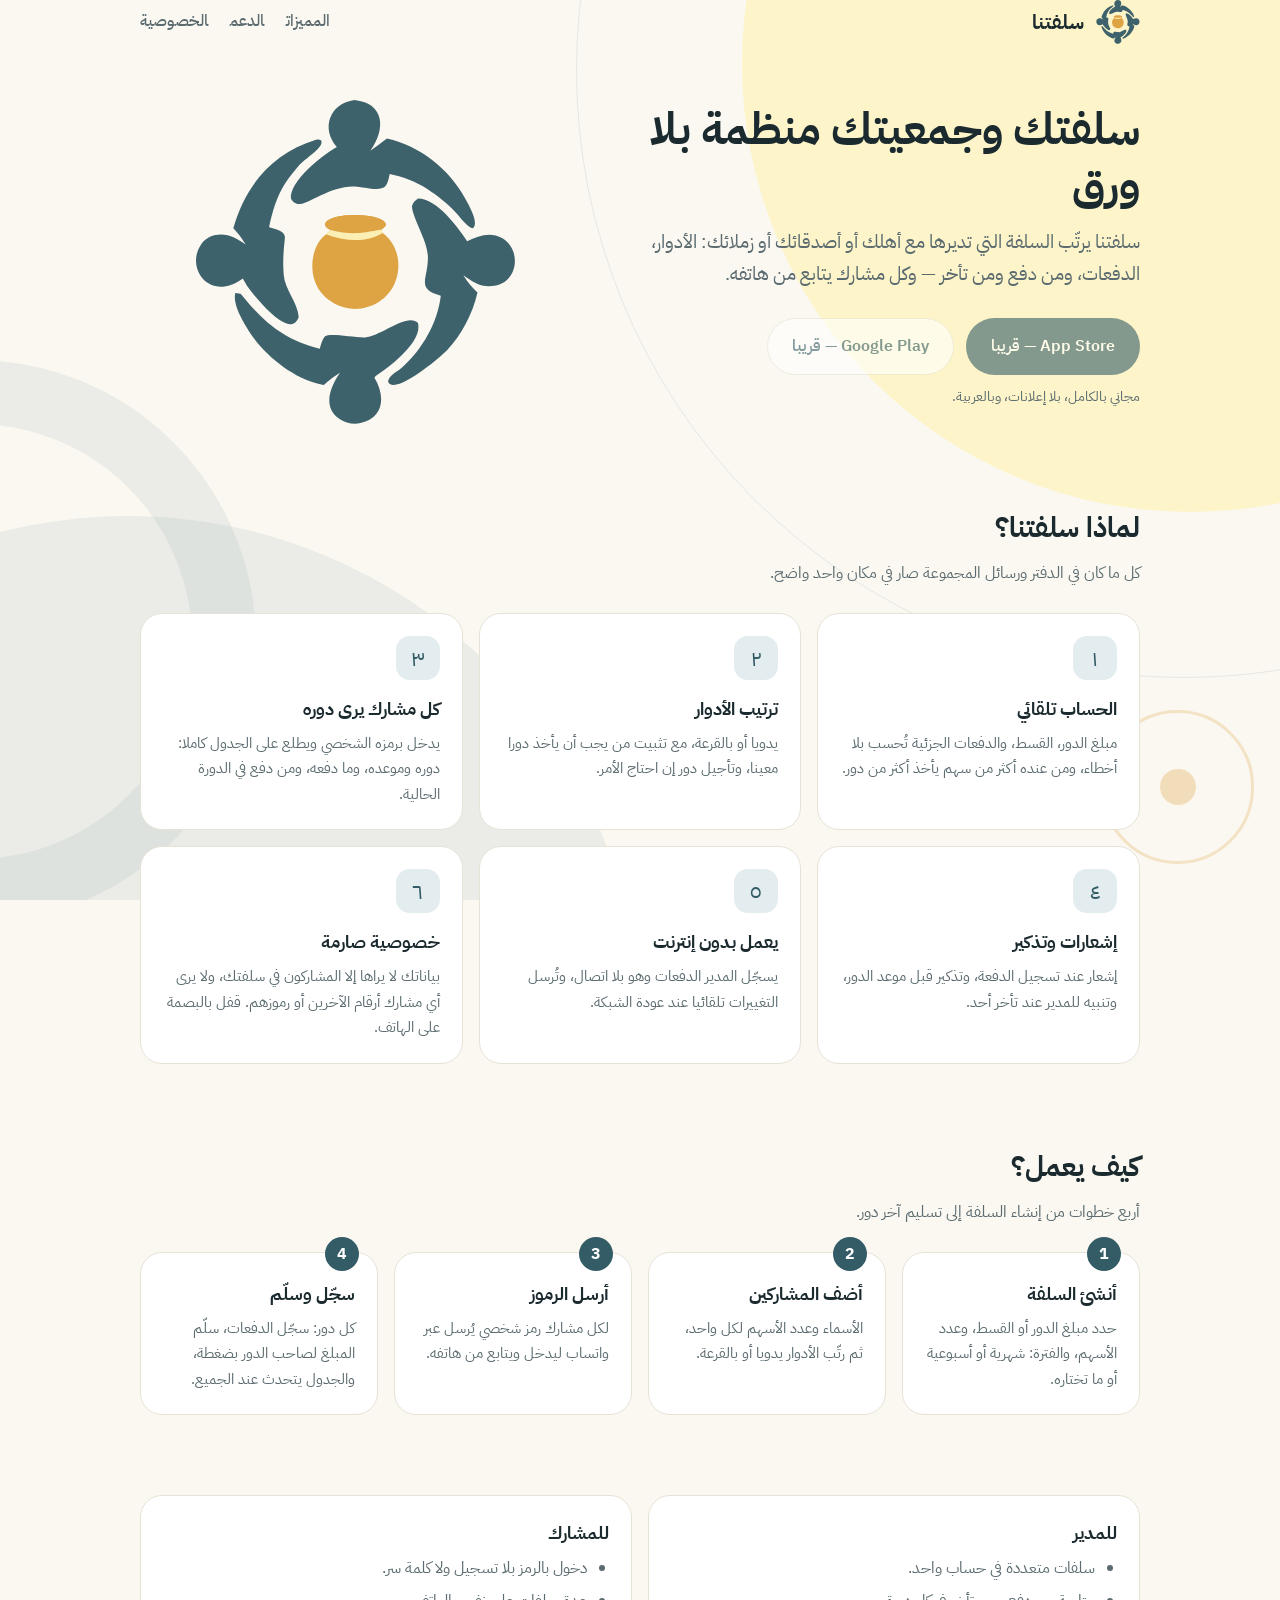
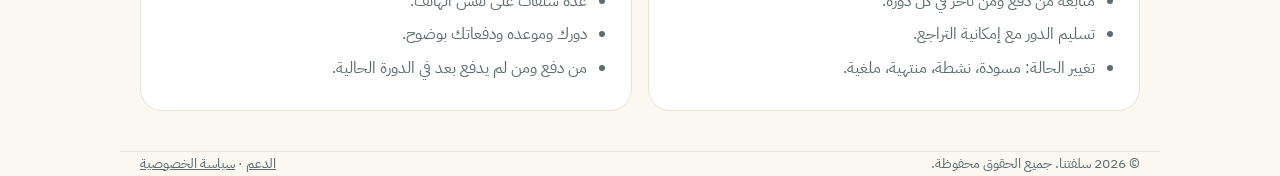
<file: index.html>
<!doctype html><html lang="ar" dir="rtl"><head><meta charset="utf-8"><meta name="viewport" content="width=device-width,initial-scale=1"><link rel="icon" href="icon.png"><link rel="preconnect" href="https://fonts.googleapis.com"><link href="https://fonts.googleapis.com/css2?family=IBM+Plex+Sans+Arabic:wght@400;500;600;700&display=swap" rel="stylesheet"><link rel="stylesheet" href="style.css"><title>سلفتنا — سلفتك وجمعيتك منظمة بلا ورق</title><meta name="description" content="سلفتنا يرتّب السلفة (الجمعية) مع أهلك وأصدقائك: ترتيب الأدوار، تسجيل الدفعات، وكل مشارك يعرف دوره ومن دفع."><meta property="og:title" content="سلفتنا"><meta property="og:description" content="سلفتك وجمعيتك منظمة بلا ورق."><meta property="og:image" content="icon.png"></head><body><div class="canvas"><span class="c1"></span><span class="c2"></span><span class="c3"></span><span class="c4"></span><span class="c5"></span><span class="c6"></span></div><header class="wrap"><a class="brand" href="index.html"><img src="logo.svg" alt="شعار سلفتنا">سلفتنا</a><nav><a href="index.html#features">المميزات</a><a href="support.html">الدعم</a><a href="privacy.html">الخصوصية</a></nav></header>
<main class="wrap">
<section class="hero"><div><h1>سلفتك وجمعيتك منظمة بلا ورق</h1><p class="lead">سلفتنا يرتّب السلفة التي تديرها مع أهلك أو أصدقائك أو زملائك: الأدوار، الدفعات، ومن دفع ومن تأخر — وكل مشارك يتابع من هاتفه.</p><div class="btns"><a class="btn primary soon" id="ios" href="#" aria-disabled="true">App Store — قريبا</a><a class="btn secondary soon" id="android" href="#" aria-disabled="true">Google Play — قريبا</a></div><p class="note">مجاني بالكامل، بلا إعلانات، وبالعربية.</p></div><div><img class="logo-big" src="logo.svg" alt="شعار سلفتنا"></div></section>

<section id="features"><h2>لماذا سلفتنا؟</h2><p class="sub">كل ما كان في الدفتر ورسائل المجموعة صار في مكان واحد واضح.</p>
<div class="grid">
<div class="card"><div class="ic">١</div><h3>الحساب تلقائي</h3><p>مبلغ الدور، القسط، والدفعات الجزئية تُحسب بلا أخطاء، ومن عنده أكثر من سهم يأخذ أكثر من دور.</p></div>
<div class="card"><div class="ic">٢</div><h3>ترتيب الأدوار</h3><p>يدويا أو بالقرعة، مع تثبيت من يجب أن يأخذ دورا معينا، وتأجيل دور إن احتاج الأمر.</p></div>
<div class="card"><div class="ic">٣</div><h3>كل مشارك يرى دوره</h3><p>يدخل برمزه الشخصي ويطلع على الجدول كاملا: دوره وموعده، وما دفعه، ومن دفع في الدورة الحالية.</p></div>
<div class="card"><div class="ic">٤</div><h3>إشعارات وتذكير</h3><p>إشعار عند تسجيل الدفعة، وتذكير قبل موعد الدور، وتنبيه للمدير عند تأخر أحد.</p></div>
<div class="card"><div class="ic">٥</div><h3>يعمل بدون إنترنت</h3><p>يسجّل المدير الدفعات وهو بلا اتصال، وتُرسل التغييرات تلقائيا عند عودة الشبكة.</p></div>
<div class="card"><div class="ic">٦</div><h3>خصوصية صارمة</h3><p>بياناتك لا يراها إلا المشاركون في سلفتك، ولا يرى أي مشارك أرقام الآخرين أو رموزهم. قفل بالبصمة على الهاتف.</p></div>
</div></section>

<section><h2>كيف يعمل؟</h2><p class="sub">أربع خطوات من إنشاء السلفة إلى تسليم آخر دور.</p>
<div class="steps">
<div class="card"><h3>أنشئ السلفة</h3><p>حدد مبلغ الدور أو القسط، وعدد الأسهم، والفترة: شهرية أو أسبوعية أو ما تختاره.</p></div>
<div class="card"><h3>أضف المشاركين</h3><p>الأسماء وعدد الأسهم لكل واحد، ثم رتّب الأدوار يدويا أو بالقرعة.</p></div>
<div class="card"><h3>أرسل الرموز</h3><p>لكل مشارك رمز شخصي يُرسل عبر واتساب ليدخل ويتابع من هاتفه.</p></div>
<div class="card"><h3>سجّل وسلّم</h3><p>كل دور: سجّل الدفعات، سلّم المبلغ لصاحب الدور بضغطة، والجدول يتحدث عند الجميع.</p></div>
</div></section>

<section><div class="two">
<div class="card"><h3>للمدير</h3><ul class="list"><li>سلفات متعددة في حساب واحد.</li><li>متابعة من دفع ومن تأخر في كل دورة.</li><li>تسليم الدور مع إمكانية التراجع.</li><li>تغيير الحالة: مسودة، نشطة، منتهية، ملغية.</li></ul></div>
<div class="card"><h3>للمشارك</h3><ul class="list"><li>دخول بالرمز بلا تسجيل ولا كلمة سر.</li><li>عدة سلفات على نفس الهاتف.</li><li>دورك وموعده ودفعاتك بوضوح.</li><li>من دفع ومن لم يدفع بعد في الدورة الحالية.</li></ul></div>
</div></section>
</main><footer class="wrap"><span>© 2026 سلفتنا. جميع الحقوق محفوظة.</span><span><a href="support.html">الدعم</a> · <a href="privacy.html">سياسة الخصوصية</a></span></footer></body></html>
</file>
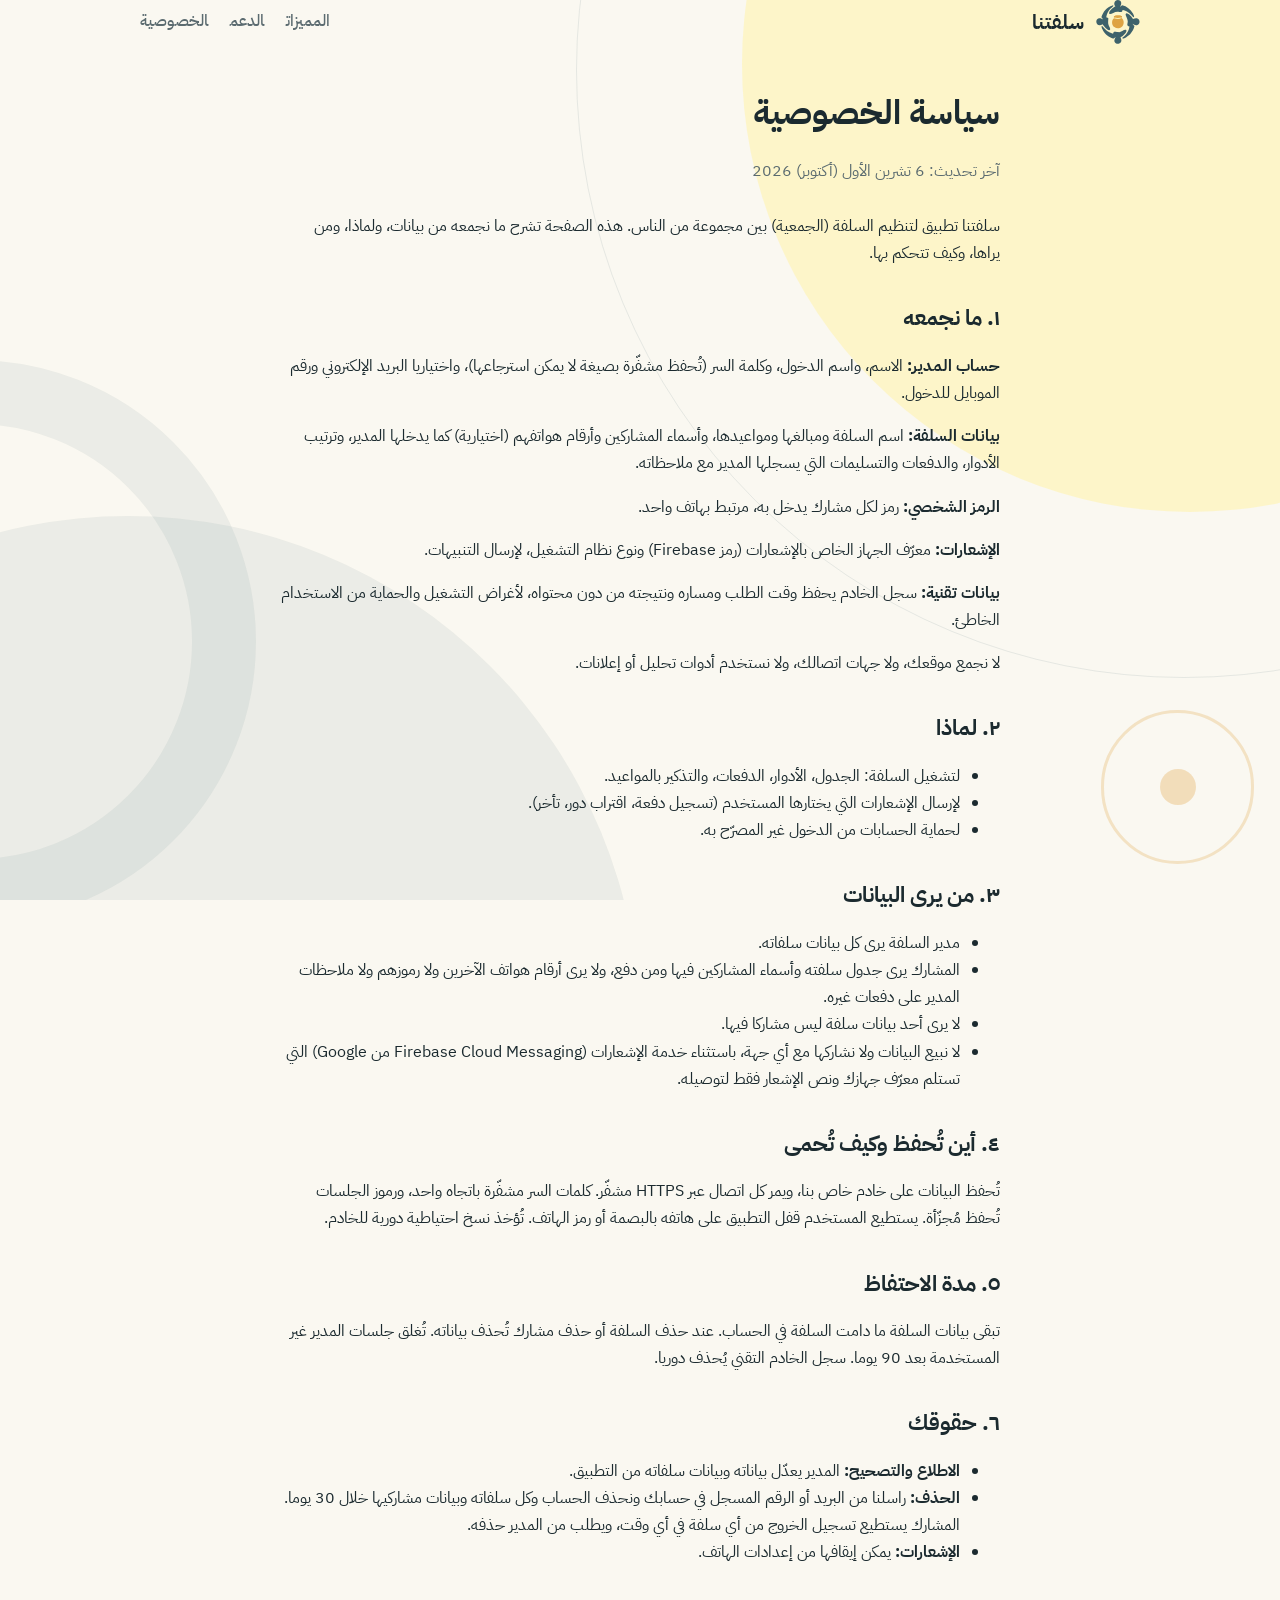
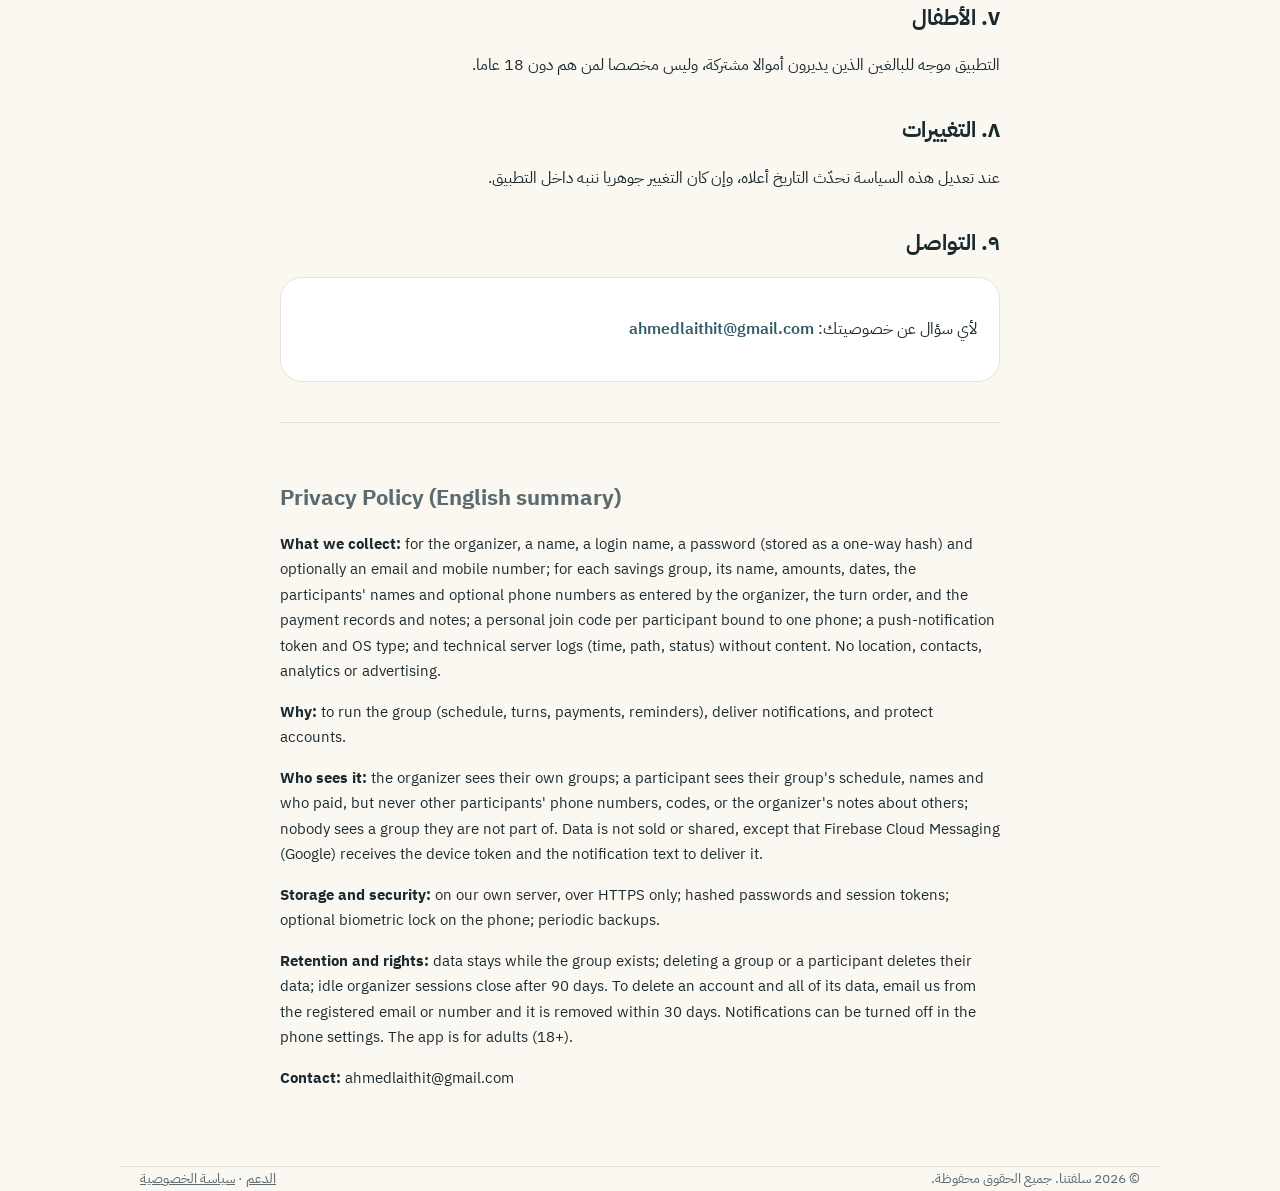
<file: privacy.html>
<!doctype html><html lang="ar" dir="rtl"><head><meta charset="utf-8"><meta name="viewport" content="width=device-width,initial-scale=1"><link rel="icon" href="icon.png"><link rel="preconnect" href="https://fonts.googleapis.com"><link href="https://fonts.googleapis.com/css2?family=IBM+Plex+Sans+Arabic:wght@400;500;600;700&display=swap" rel="stylesheet"><link rel="stylesheet" href="style.css"><title>سياسة الخصوصية — سلفتنا</title><meta name="description" content="ما يجمعه تطبيق سلفتنا من بيانات، ولماذا، ومن يراها."></head><body><div class="canvas"><span class="c1"></span><span class="c2"></span><span class="c3"></span><span class="c4"></span><span class="c5"></span><span class="c6"></span></div><header class="wrap"><a class="brand" href="index.html"><img src="logo.svg" alt="شعار سلفتنا">سلفتنا</a><nav><a href="index.html#features">المميزات</a><a href="support.html">الدعم</a><a href="privacy.html">الخصوصية</a></nav></header>
<main class="doc"><h1>سياسة الخصوصية</h1><p class="meta">آخر تحديث: 6 تشرين الأول (أكتوبر) 2026</p>
<p>سلفتنا تطبيق لتنظيم السلفة (الجمعية) بين مجموعة من الناس. هذه الصفحة تشرح ما نجمعه من بيانات، ولماذا، ومن يراها، وكيف تتحكم بها.</p>
<h2>١. ما نجمعه</h2>
<p><strong>حساب المدير:</strong> الاسم، واسم الدخول، وكلمة السر (تُحفظ مشفّرة بصيغة لا يمكن استرجاعها)، واختياريا البريد الإلكتروني ورقم الموبايل للدخول.</p>
<p><strong>بيانات السلفة:</strong> اسم السلفة ومبالغها ومواعيدها، وأسماء المشاركين وأرقام هواتفهم (اختيارية) كما يدخلها المدير، وترتيب الأدوار، والدفعات والتسليمات التي يسجلها المدير مع ملاحظاته.</p>
<p><strong>الرمز الشخصي:</strong> رمز لكل مشارك يدخل به، مرتبط بهاتف واحد.</p>
<p><strong>الإشعارات:</strong> معرّف الجهاز الخاص بالإشعارات (رمز Firebase) ونوع نظام التشغيل، لإرسال التنبيهات.</p>
<p><strong>بيانات تقنية:</strong> سجل الخادم يحفظ وقت الطلب ومساره ونتيجته من دون محتواه، لأغراض التشغيل والحماية من الاستخدام الخاطئ.</p>
<p>لا نجمع موقعك، ولا جهات اتصالك، ولا نستخدم أدوات تحليل أو إعلانات.</p>
<h2>٢. لماذا</h2>
<ul><li>لتشغيل السلفة: الجدول، الأدوار، الدفعات، والتذكير بالمواعيد.</li><li>لإرسال الإشعارات التي يختارها المستخدم (تسجيل دفعة، اقتراب دور، تأخر).</li><li>لحماية الحسابات من الدخول غير المصرّح به.</li></ul>
<h2>٣. من يرى البيانات</h2>
<ul><li>مدير السلفة يرى كل بيانات سلفاته.</li><li>المشارك يرى جدول سلفته وأسماء المشاركين فيها ومن دفع، ولا يرى أرقام هواتف الآخرين ولا رموزهم ولا ملاحظات المدير على دفعات غيره.</li><li>لا يرى أحد بيانات سلفة ليس مشاركا فيها.</li><li>لا نبيع البيانات ولا نشاركها مع أي جهة، باستثناء خدمة الإشعارات (Firebase Cloud Messaging من Google) التي تستلم معرّف جهازك ونص الإشعار فقط لتوصيله.</li></ul>
<h2>٤. أين تُحفظ وكيف تُحمى</h2>
<p>تُحفظ البيانات على خادم خاص بنا، ويمر كل اتصال عبر HTTPS مشفّر. كلمات السر مشفّرة باتجاه واحد، ورموز الجلسات تُحفظ مُجزّأة. يستطيع المستخدم قفل التطبيق على هاتفه بالبصمة أو رمز الهاتف. تُؤخذ نسخ احتياطية دورية للخادم.</p>
<h2>٥. مدة الاحتفاظ</h2>
<p>تبقى بيانات السلفة ما دامت السلفة في الحساب. عند حذف السلفة أو حذف مشارك تُحذف بياناته. تُغلق جلسات المدير غير المستخدمة بعد 90 يوما. سجل الخادم التقني يُحذف دوريا.</p>
<h2>٦. حقوقك</h2>
<ul><li><strong>الاطلاع والتصحيح:</strong> المدير يعدّل بياناته وبيانات سلفاته من التطبيق.</li><li><strong>الحذف:</strong> راسلنا من البريد أو الرقم المسجل في حسابك ونحذف الحساب وكل سلفاته وبيانات مشاركيها خلال 30 يوما. المشارك يستطيع تسجيل الخروج من أي سلفة في أي وقت، ويطلب من المدير حذفه.</li><li><strong>الإشعارات:</strong> يمكن إيقافها من إعدادات الهاتف.</li></ul>
<h2>٧. الأطفال</h2><p>التطبيق موجه للبالغين الذين يديرون أموالا مشتركة، وليس مخصصا لمن هم دون 18 عاما.</p>
<h2>٨. التغييرات</h2><p>عند تعديل هذه السياسة نحدّث التاريخ أعلاه، وإن كان التغيير جوهريا ننبه داخل التطبيق.</p>
<h2>٩. التواصل</h2><div class="contact"><p>لأي سؤال عن خصوصيتك: <a href="mailto:ahmedlaithit@gmail.com?subject=سلفتنا - الخصوصية">ahmedlaithit@gmail.com</a></p></div>
<div class="en"><h2>Privacy Policy (English summary)</h2>
<p><strong>What we collect:</strong> for the organizer, a name, a login name, a password (stored as a one-way hash) and optionally an email and mobile number; for each savings group, its name, amounts, dates, the participants' names and optional phone numbers as entered by the organizer, the turn order, and the payment records and notes; a personal join code per participant bound to one phone; a push-notification token and OS type; and technical server logs (time, path, status) without content. No location, contacts, analytics or advertising.</p>
<p><strong>Why:</strong> to run the group (schedule, turns, payments, reminders), deliver notifications, and protect accounts.</p>
<p><strong>Who sees it:</strong> the organizer sees their own groups; a participant sees their group's schedule, names and who paid, but never other participants' phone numbers, codes, or the organizer's notes about others; nobody sees a group they are not part of. Data is not sold or shared, except that Firebase Cloud Messaging (Google) receives the device token and the notification text to deliver it.</p>
<p><strong>Storage and security:</strong> on our own server, over HTTPS only; hashed passwords and session tokens; optional biometric lock on the phone; periodic backups.</p>
<p><strong>Retention and rights:</strong> data stays while the group exists; deleting a group or a participant deletes their data; idle organizer sessions close after 90 days. To delete an account and all of its data, email us from the registered email or number and it is removed within 30 days. Notifications can be turned off in the phone settings. The app is for adults (18+).</p>
<p><strong>Contact:</strong> ahmedlaithit@gmail.com</p></div>
</main><footer class="wrap"><span>© 2026 سلفتنا. جميع الحقوق محفوظة.</span><span><a href="support.html">الدعم</a> · <a href="privacy.html">سياسة الخصوصية</a></span></footer></body></html>
</file>
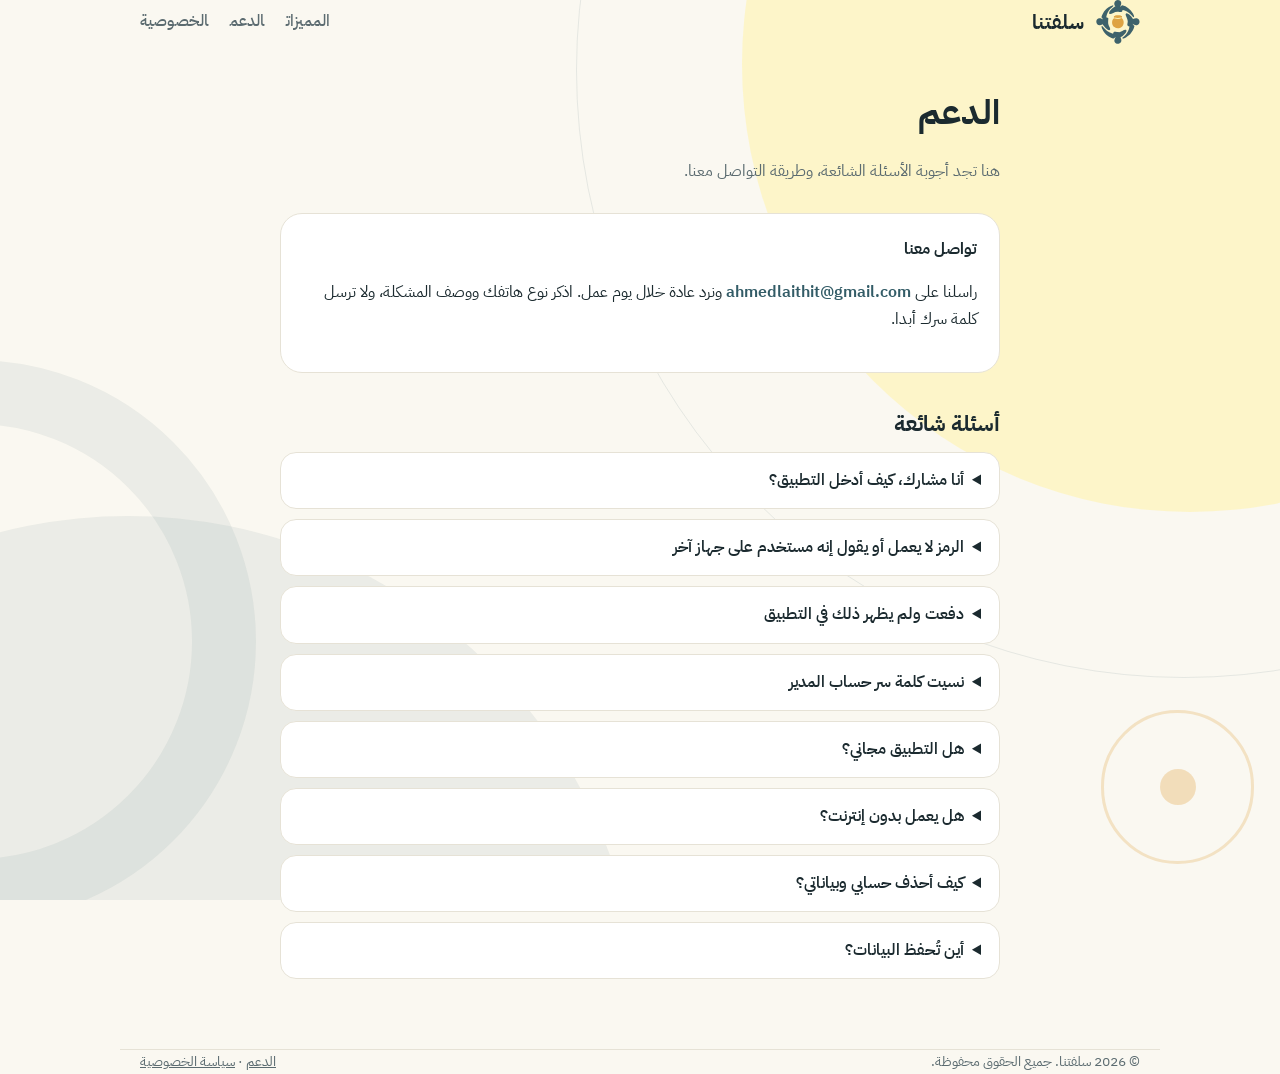
<file: support.html>
<!doctype html><html lang="ar" dir="rtl"><head><meta charset="utf-8"><meta name="viewport" content="width=device-width,initial-scale=1"><link rel="icon" href="icon.png"><link rel="preconnect" href="https://fonts.googleapis.com"><link href="https://fonts.googleapis.com/css2?family=IBM+Plex+Sans+Arabic:wght@400;500;600;700&display=swap" rel="stylesheet"><link rel="stylesheet" href="style.css"><title>الدعم — سلفتنا</title><meta name="description" content="مساعدة وتواصل لتطبيق سلفتنا."></head><body><div class="canvas"><span class="c1"></span><span class="c2"></span><span class="c3"></span><span class="c4"></span><span class="c5"></span><span class="c6"></span></div><header class="wrap"><a class="brand" href="index.html"><img src="logo.svg" alt="شعار سلفتنا">سلفتنا</a><nav><a href="index.html#features">المميزات</a><a href="support.html">الدعم</a><a href="privacy.html">الخصوصية</a></nav></header>
<main class="doc"><h1>الدعم</h1><p class="meta">هنا تجد أجوبة الأسئلة الشائعة، وطريقة التواصل معنا.</p>
<div class="contact"><strong>تواصل معنا</strong><p>راسلنا على <a href="mailto:ahmedlaithit@gmail.com?subject=سلفتنا">ahmedlaithit@gmail.com</a> ونرد عادة خلال يوم عمل. اذكر نوع هاتفك ووصف المشكلة، ولا ترسل كلمة سرك أبدا.</p></div>
<h2>أسئلة شائعة</h2>
<details><summary>أنا مشارك، كيف أدخل التطبيق؟</summary><p>اطلب رمزك الشخصي من مدير السلفة (يرسله غالبا عبر واتساب). افتح التطبيق، اختر «مشارك»، واكتب الرمز. لا تحتاج تسجيلا ولا كلمة سر.</p></details>
<details><summary>الرمز لا يعمل أو يقول إنه مستخدم على جهاز آخر</summary><p>كل رمز يعمل على هاتف واحد في الوقت نفسه. إن غيّرت هاتفك، سجّل الخروج من الهاتف القديم، أو اطلب من المدير إصدار رمز جديد لك.</p></details>
<details><summary>دفعت ولم يظهر ذلك في التطبيق</summary><p>المدير هو من يسجل الدفعات. راجعه ليسجلها، وستصلك رسالة تأكيد عند تسجيلها.</p></details>
<details><summary>نسيت كلمة سر حساب المدير</summary><p>راسلنا من البريد أو الرقم المسجل في حسابك وسنساعدك في استعادته.</p></details>
<details><summary>هل التطبيق مجاني؟</summary><p>نعم، مجاني بالكامل وبلا إعلانات.</p></details>
<details><summary>هل يعمل بدون إنترنت؟</summary><p>نعم. يعرض آخر نسخة من بياناتك، ويستطيع المدير تسجيل الدفعات، وتُرسل التغييرات تلقائيا عند عودة الاتصال.</p></details>
<details><summary>كيف أحذف حسابي وبياناتي؟</summary><p>راسلنا من البريد أو الرقم المسجل في حسابك طالبا الحذف، ونحذف الحساب وكل سلفاته وبيانات مشاركيها خلال 30 يوما. المشارك يستطيع تسجيل الخروج من أي سلفة في أي وقت، وتُحذف بياناته عندما يحذفه المدير أو تُحذف السلفة.</p></details>
<details><summary>أين تُحفظ البيانات؟</summary><p>على خادمنا الخاص، ولا يراها إلا المشاركون في سلفتك. التفاصيل في <a href="privacy.html">سياسة الخصوصية</a>.</p></details>
</main><footer class="wrap"><span>© 2026 سلفتنا. جميع الحقوق محفوظة.</span><span><a href="support.html">الدعم</a> · <a href="privacy.html">سياسة الخصوصية</a></span></footer></body></html>
</file>
<file: style.css>
:root{--bg:#FAF8F1;--surface:#FFFFFF;--text:#1B2A2F;--text2:#5B6B70;--primary:#335C67;--primary-on:#FFFFFF;--primary-soft:#E3ECEE;--vanilla:#FFF3B0;--bronze:#E09F3E;--border:#E6E2D6;--radius:22px}
@media (prefers-color-scheme:dark){:root{--bg:#0E181B;--surface:#162327;--text:#F2F4F3;--text2:#A9B6BA;--primary:#7FB0BC;--primary-on:#0E181B;--primary-soft:#1E3238;--vanilla:#3A3621;--border:#243539}}
*{box-sizing:border-box}html{scroll-behavior:smooth}
body{margin:0;background:var(--bg);color:var(--text);font-family:"IBM Plex Sans Arabic",system-ui,-apple-system,"Segoe UI",sans-serif;line-height:1.7;overflow-x:hidden;position:relative}
.canvas{position:fixed;inset:0;z-index:-1;overflow:hidden;pointer-events:none}
.canvas span{position:absolute;border-radius:50%}
.c1{width:70vmax;height:70vmax;right:-28vmax;top:-30vmax;background:var(--vanilla);opacity:.6}
.c2{width:95vmax;height:95vmax;right:-40vmax;top:-42vmax;border:1.5px solid var(--primary);opacity:.1}
.c3{width:44vmax;height:44vmax;left:-24vmax;top:40vh;border:5vmax solid var(--primary);opacity:.07}
.c4{width:80vmax;height:80vmax;left:-30vmax;bottom:-50vmax;background:var(--primary);opacity:.07}
.c5{width:12vmax;height:12vmax;right:2vmax;bottom:4vh;border:3px solid var(--bronze);opacity:.25}
.c6{width:2.8vmax;height:2.8vmax;right:6.6vmax;bottom:calc(4vh + 4.6vmax);background:var(--bronze);opacity:.3}
.wrap{max-width:1040px;margin:0 auto;padding:0 20px}
header{display:flex;align-items:center;justify-content:space-between;padding:22px 0}
.brand{display:flex;align-items:center;gap:12px;text-decoration:none;color:var(--text);font-weight:700;font-size:20px}
.brand img{width:44px;height:44px}
nav a{color:var(--text2);text-decoration:none;margin-inline-start:22px;font-weight:500}
nav a:hover{color:var(--primary)}
.hero{display:grid;grid-template-columns:1.1fr .9fr;gap:40px;align-items:center;padding:56px 0 40px}
.hero h1{font-size:44px;line-height:1.25;margin:0 0 14px;font-weight:700}
.hero p.lead{font-size:19px;color:var(--text2);margin:0 0 28px}
.hero .logo-big{width:min(320px,70vw);margin:0 auto;display:block}
.btns{display:flex;gap:12px;flex-wrap:wrap}
.btn{display:inline-flex;align-items:center;gap:10px;padding:14px 24px;border-radius:999px;font-weight:600;text-decoration:none;border:1.5px solid transparent;transition:.15s}
.btn.primary{background:var(--primary);color:var(--primary-on)}
.btn.primary:hover{filter:brightness(1.08)}
.btn.secondary{background:var(--surface);color:var(--primary);border-color:var(--border)}
.btn.soon{opacity:.6;cursor:default}
.note{font-size:14px;color:var(--text2);margin-top:10px}
section{padding:40px 0}
h2{font-size:28px;margin:0 0 8px}
.sub{color:var(--text2);margin:0 0 26px}
.grid{display:grid;grid-template-columns:repeat(3,1fr);gap:16px}
.card{background:var(--surface);border:1px solid var(--border);border-radius:var(--radius);padding:22px}
.card .ic{width:44px;height:44px;border-radius:14px;background:var(--primary-soft);color:var(--primary);display:flex;align-items:center;justify-content:center;margin-bottom:14px;font-size:22px}
.card h3{margin:0 0 6px;font-size:18px}
.card p{margin:0;color:var(--text2);font-size:15px}
.steps{counter-reset:s;display:grid;grid-template-columns:repeat(4,1fr);gap:16px}
.steps .card{position:relative;padding-top:26px}
.steps .card::before{counter-increment:s;content:counter(s);position:absolute;top:-16px;inset-inline-start:18px;width:34px;height:34px;border-radius:50%;background:var(--primary);color:var(--primary-on);display:flex;align-items:center;justify-content:center;font-weight:700}
.two{display:grid;grid-template-columns:1fr 1fr;gap:16px}
.list{margin:0;padding-inline-start:22px;color:var(--text2)}
.list li{margin:6px 0}
footer{border-top:1px solid var(--border);padding:28px 0 40px;color:var(--text2);font-size:14px;display:flex;justify-content:space-between;flex-wrap:wrap;gap:12px}
footer a{color:var(--text2)}
.doc{max-width:760px;margin:0 auto;padding:30px 20px 60px}
.doc h1{font-size:34px;margin:10px 0 6px}
.doc .meta{color:var(--text2);margin-bottom:28px}
.doc h2{font-size:22px;margin:32px 0 8px}
.doc p,.doc li{color:var(--text)}
.doc .en{direction:ltr;text-align:left;border-top:1px solid var(--border);margin-top:40px;padding-top:24px;color:var(--text2);font-size:15px}
.contact{background:var(--surface);border:1px solid var(--border);border-radius:var(--radius);padding:22px;margin:16px 0}
.contact a{color:var(--primary);font-weight:600;text-decoration:none}
details{background:var(--surface);border:1px solid var(--border);border-radius:16px;padding:14px 18px;margin:10px 0}
summary{cursor:pointer;font-weight:600}
details p{margin:10px 0 0;color:var(--text2)}
@media (max-width:820px){.hero{grid-template-columns:1fr;text-align:center;padding-top:28px}.hero h1{font-size:32px}.btns{justify-content:center}.grid,.steps,.two{grid-template-columns:1fr}.steps{gap:26px}nav a{margin-inline-start:14px;font-size:14px}}
</file>
